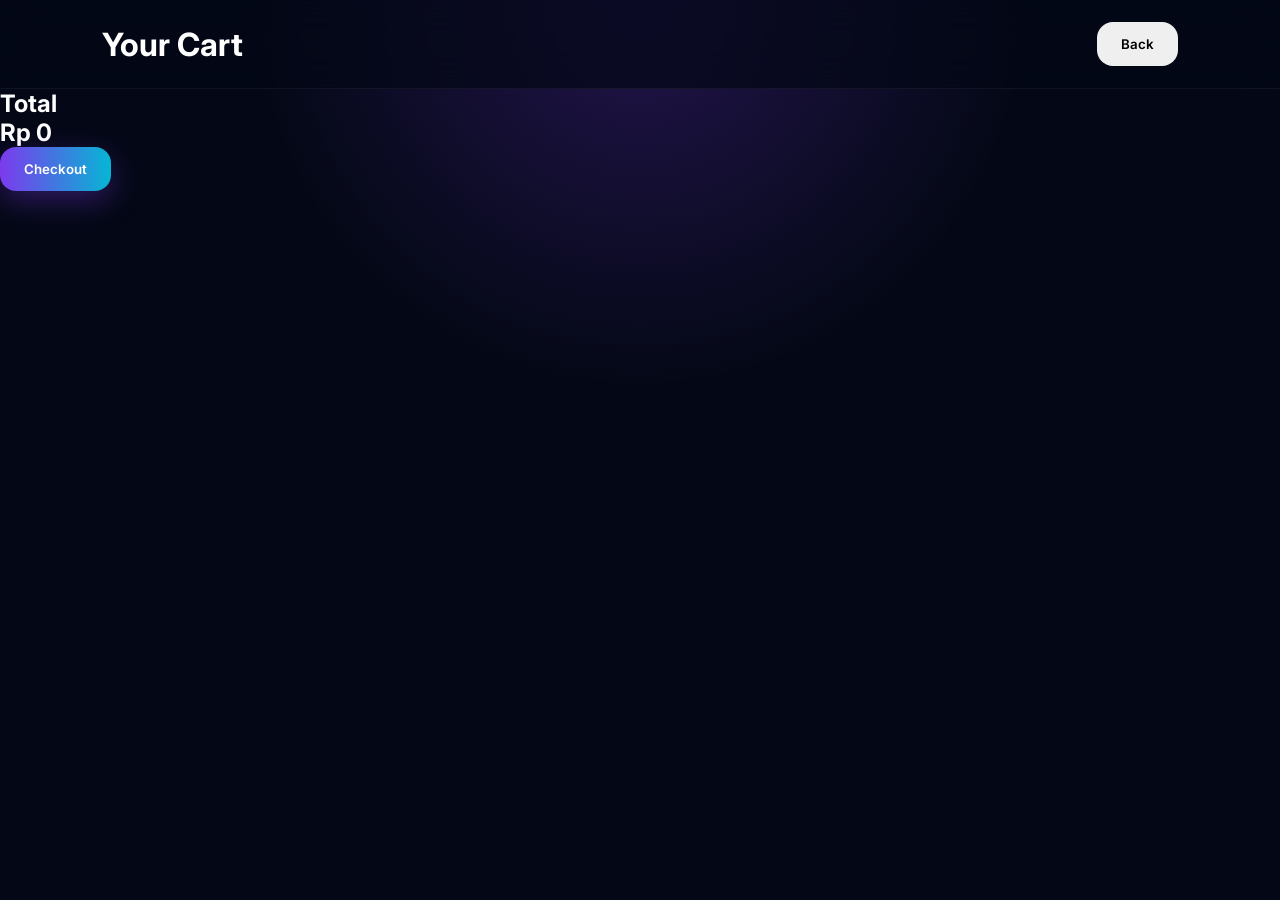
<file: cart.html>
<!DOCTYPE html>
<html lang="id">
<head>

  <meta charset="UTF-8">

  <meta name="viewport"
  content="width=device-width, initial-scale=1.0">

  <title>Cart</title>

  <link rel="stylesheet"
  href="style.css">
  <link
rel="stylesheet"
href="https://cdnjs.cloudflare.com/ajax/libs/font-awesome/6.5.2/css/all.min.css">

</head>
<body>



  <header class="navbar">

    <h1>Your Cart</h1>

    <a href="products.html">

      <button class="btn">

        Back

      </button>

    </a>

  </header>

  <section class="cart-container">

    <div id="cartItems"></div>

    <div class="checkout-box">

      <h2>Total</h2>

      <h1 id="cartTotal">

        Rp 0

      </h1>

      <button
      id="checkoutBtn"
      class="btn primary">

        Checkout

      </button>

    </div>

  </section>

  <script src="cart.js"></script>

</body>
</html>
</file>
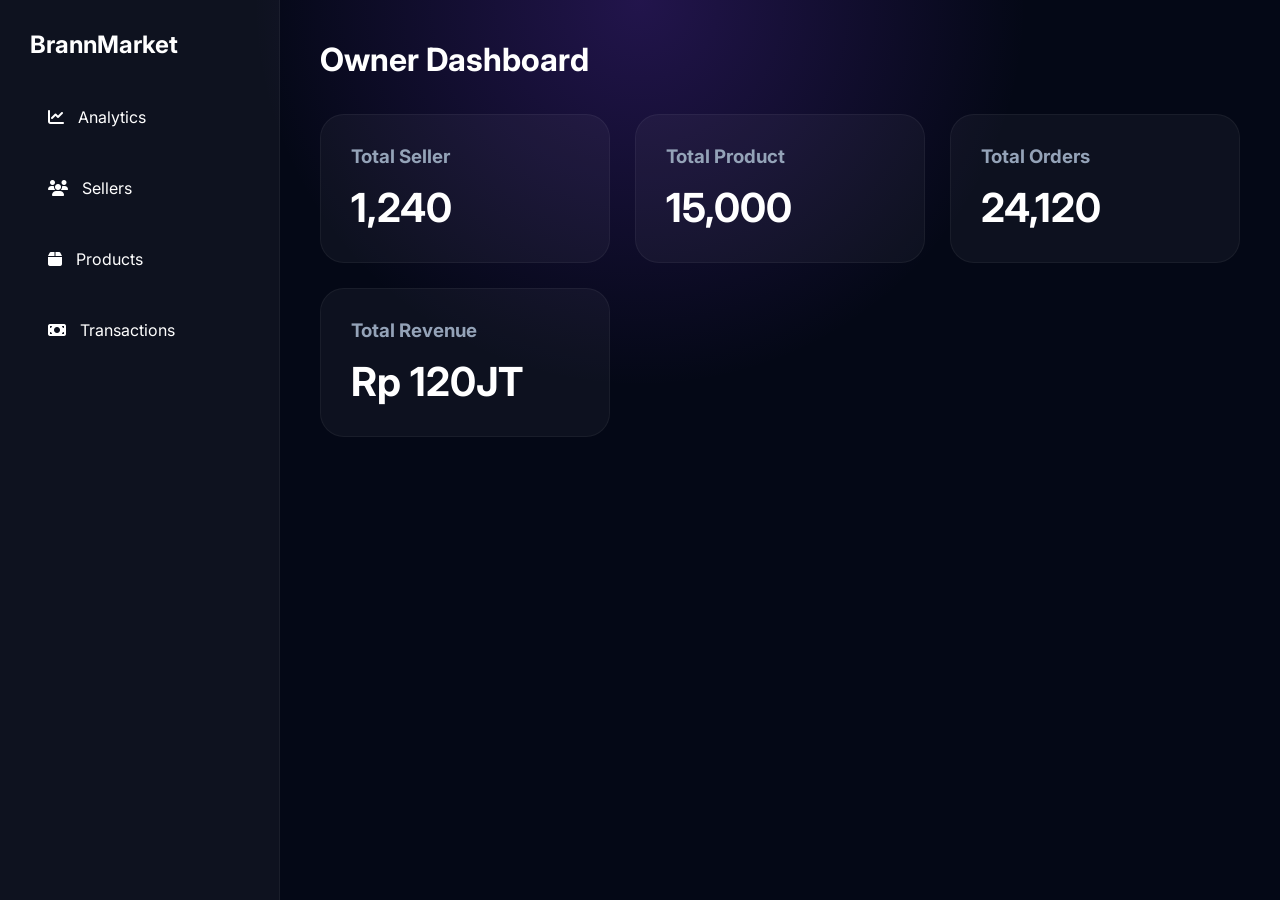
<file: owner-dashboard.html>
<!DOCTYPE html>
<html lang="id">
<head>

  <meta charset="UTF-8">

  <meta
  name="viewport"
  content="width=device-width, initial-scale=1.0">

  <title>Owner Dashboard</title>

  <link
  rel="stylesheet"
  href="style.css">

  <link
  rel="stylesheet"
  href="https://cdnjs.cloudflare.com/ajax/libs/font-awesome/6.5.2/css/all.min.css">

</head>
<body>

  

  <div class="dashboard-layout">

    <aside class="sidebar">

      <h2>
        BrannMarket
      </h2>

      <div class="sidebar-menu">

        <a href="#">
          <i class="fa-solid fa-chart-line"></i>
          Analytics
        </a>

        <a href="#">
          <i class="fa-solid fa-users"></i>
          Sellers
        </a>

        <a href="#">
          <i class="fa-solid fa-box"></i>
          Products
        </a>

        <a href="#">
          <i class="fa-solid fa-money-bill"></i>
          Transactions
        </a>

      </div>

    </aside>


    <main class="dashboard-main">

      <div class="dashboard-top">

        <h1>
          Owner Dashboard
        </h1>

      </div>

      <div class="analytics-grid">

        <div class="analytics-card">

          <h3>Total Seller</h3>

          <h1>1,240</h1>

        </div>

        <div class="analytics-card">

          <h3>Total Product</h3>

          <h1>15,000</h1>

        </div>

        <div class="analytics-card">

          <h3>Total Orders</h3>

          <h1>24,120</h1>

        </div>

        <div class="analytics-card">

          <h3>Total Revenue</h3>

          <h1>Rp 120JT</h1>

        </div>

      </div>

    </main>

  </div>

</body>
</html>
</file>
<file: style.css>
@import url('https://fonts.googleapis.com/css2?family=Inter:wght@400;500;600;700;800&display=swap');

*{
  margin:0;
  padding:0;
  box-sizing:border-box;
  font-family:'Inter',sans-serif;
}

:root{
  --bg:#040816;
  --card:#0f172a;
  --border:#1e293b;
  --text:#ffffff;
  --muted:#94a3b8;
  --primary:#7c3aed;
  --secondary:#06b6d4;
}

body{
  background:
  radial-gradient(
    circle at top,
    rgba(124,58,237,0.25),
    transparent 35%
  ),
  #040816;

  color:white;

  min-height:100vh;
}


/* TOPBAR */

.topbar{
  display:flex;
  justify-content:space-between;
  align-items:center;

  padding:12px 8%;

  background:
  rgba(255,255,255,0.03);

  border-bottom:
  1px solid rgba(255,255,255,0.05);
}

.topbar p{
  color:#cbd5e1;
}

.topbar button{
  border:none;
  padding:10px 18px;
  border-radius:12px;
  background:#111827;
  color:white;
  cursor:pointer;
}


/* NAVBAR */

.navbar{
  position:sticky;
  top:0;
  z-index:999;

  display:flex;
  justify-content:space-between;
  align-items:center;

  padding:22px 8%;

  background:
  rgba(4,8,22,0.7);

  backdrop-filter:blur(18px);

  border-bottom:
  1px solid rgba(255,255,255,0.05);
}

.logo{
  display:flex;
  align-items:center;
  gap:12px;

  font-size:30px;
  font-weight:800;
}

.logo i{
  color:#7c3aed;
}

.logo span{
  background:
  linear-gradient(
    90deg,
    #7c3aed,
    #06b6d4
  );

  -webkit-background-clip:text;
  -webkit-text-fill-color:transparent;
}

nav{
  display:flex;
  gap:28px;
}

nav a{
  color:#cbd5e1;
  text-decoration:none;
  transition:0.3s;
  font-weight:500;
}

nav a:hover,
nav .active{
  color:white;
}

.nav-right{
  display:flex;
  align-items:center;
  gap:12px;
}


/* BUTTON */

.btn{
  border:none;
  padding:14px 24px;
  border-radius:16px;
  cursor:pointer;
  transition:0.3s;
  font-weight:600;
}

.btn:hover{
  transform:translateY(-3px);
}

.primary{
  background:
  linear-gradient(
    90deg,
    #7c3aed,
    #06b6d4
  );

  color:white;

  box-shadow:
  0 10px 30px
  rgba(124,58,237,0.35);
}

.outline{
  background:transparent;

  border:
  1px solid rgba(255,255,255,0.08);

  color:white;
}

.big-btn{
  padding:18px 28px;
}

.full-btn{
  width:100%;
}

.icon-btn{
  width:48px;
  height:48px;

  border:none;

  border-radius:14px;

  background:
  rgba(255,255,255,0.05);

  color:white;

  cursor:pointer;
}


/* HERO */

.hero{
  padding:100px 8%;

  display:grid;

  grid-template-columns:
  repeat(auto-fit,minmax(320px,1fr));

  align-items:center;

  gap:70px;
}

.badge{
  display:inline-flex;
  align-items:center;
  gap:10px;

  padding:12px 18px;

  border-radius:999px;

  background:
  rgba(124,58,237,0.15);

  color:#c4b5fd;

  margin-bottom:25px;
}

.hero-left h1{
  font-size:78px;
  line-height:1;
  margin-bottom:25px;
}

.gradient-text{
  background:
  linear-gradient(
    90deg,
    #7c3aed,
    #06b6d4
  );

  -webkit-background-clip:text;
  -webkit-text-fill-color:transparent;
}

.hero-left p{
  color:#94a3b8;
  line-height:1.9;
  margin-bottom:35px;
}

.hero-buttons{
  display:flex;
  gap:15px;
  flex-wrap:wrap;
}

.hero-users{
  display:flex;
  align-items:center;
  gap:15px;

  margin-top:35px;
}

.hero-users img{
  width:45px;
  height:45px;
  border-radius:50%;
  border:2px solid #0f172a;
}

.hero-users p{
  margin:0;
  font-size:14px;
}


/* HERO CARD */

.hero-grid{
  display:grid;
  grid-template-columns:
  repeat(2,1fr);

  gap:20px;
}

.hero-card{
  padding:35px;

  border-radius:28px;

  background:
  rgba(255,255,255,0.04);

  border:
  1px solid rgba(255,255,255,0.05);

  backdrop-filter:blur(12px);

  transition:0.3s;
}

.hero-card:hover{
  transform:translateY(-6px);
}

.hero-card i{
  font-size:28px;
  margin-bottom:18px;
  color:#7c3aed;
}

.hero-card h2{
  font-size:40px;
  margin-bottom:10px;
}

.hero-card p{
  color:#94a3b8;
}


/* FEATURES */

.features{
  padding:0 8% 100px;

  display:grid;

  grid-template-columns:
  repeat(auto-fit,minmax(250px,1fr));

  gap:25px;
}

.feature-card{
  display:flex;
  gap:20px;

  padding:28px;

  border-radius:24px;

  background:
  rgba(255,255,255,0.04);

  border:
  1px solid rgba(255,255,255,0.05);
}

.feature-card i{
  width:55px;
  height:55px;

  display:flex;
  justify-content:center;
  align-items:center;

  border-radius:18px;

  background:
  rgba(124,58,237,0.15);

  color:#7c3aed;

  font-size:22px;
}

.feature-card p{
  color:#94a3b8;
  margin-top:8px;
}


/* PRODUCTS */

.products{
  padding:0 8% 100px;
}

.section-header{
  display:flex;
  justify-content:space-between;
  align-items:center;

  margin-bottom:40px;
}

.section-header h1{
  font-size:48px;
}

.product-grid{
  display:grid;

  grid-template-columns:
  repeat(auto-fit,minmax(280px,1fr));

  gap:30px;
}

.product-card{
  overflow:hidden;

  border-radius:28px;

  background:
  rgba(255,255,255,0.04);

  border:
  1px solid rgba(255,255,255,0.05);

  transition:0.4s;
}

.product-card:hover{
  transform:translateY(-8px);
}

.product-card img{
  width:100%;
  height:300px;
  object-fit:cover;
}

.product-content{
  padding:25px;
}

.category{
  display:inline-block;

  padding:8px 14px;

  border-radius:999px;

  background:
  rgba(124,58,237,0.15);

  color:#c4b5fd;

  margin-bottom:18px;
}

.product-content h3{
  font-size:24px;
  margin-bottom:15px;
}

.price{
  font-size:28px;
  font-weight:700;
  margin-bottom:20px;
}


/* FOOTER */

footer{
  padding:70px 8%;

  text-align:center;

  border-top:
  1px solid rgba(255,255,255,0.05);
}

footer h2{
  font-size:36px;
  margin-bottom:15px;
}

footer p{
  color:#94a3b8;
}


/* LIGHT MODE */

.light-mode{
  background:#f5f7fb;
  color:black;
}


/* MOBILE */

@media(max-width:900px){

  nav{
    display:none;
  }

  .hero-left h1{
    font-size:55px;
  }

  .hero-grid{
    grid-template-columns:1fr;
  }

  .section-header{
    flex-direction:column;
    align-items:flex-start;
    gap:20px;
  }

}

@media(max-width:600px){

  .navbar{
    padding:18px 5%;
  }

  .hero{
    padding:70px 5%;
  }

  .features{
    padding:0 5% 70px;
  }

  .products{
    padding:0 5% 70px;
  }

  .hero-left h1{
    font-size:45px;
  }

  .section-header h1{
    font-size:35px;
  }

  .hero-buttons{
    flex-direction:column;
  }

  .btn{
    width:100%;
  }

}
.search-section{
  padding:0 8% 40px;
}

.search-box{
  display:flex;
  align-items:center;

  gap:15px;

  background:
  rgba(255,255,255,0.05);

  padding:18px 22px;

  border-radius:20px;

  border:
  1px solid rgba(255,255,255,0.06);
}

.search-box input{
  width:100%;

  background:none;

  border:none;

  outline:none;

  color:white;

  font-size:16px;
}

.dashboard-layout{
  display:grid;

  grid-template-columns:
  280px 1fr;

  min-height:100vh;
}

.sidebar{
  padding:30px;

  background:
  rgba(255,255,255,0.04);

  border-right:
  1px solid rgba(255,255,255,0.05);
}

.sidebar-menu{
  margin-top:30px;

  display:flex;

  flex-direction:column;

  gap:15px;
}

.sidebar-menu a{
  display:flex;
  align-items:center;
  gap:14px;

  padding:18px;

  border-radius:16px;

  color:white;

  text-decoration:none;

  transition:0.3s;
}

.sidebar-menu a:hover{
  background:
  rgba(255,255,255,0.05);
}

.dashboard-main{
  padding:40px;
}

.analytics-grid{
  margin-top:35px;

  display:grid;

  grid-template-columns:
  repeat(auto-fit,minmax(240px,1fr));

  gap:25px;
}

.analytics-card{
  padding:30px;

  border-radius:24px;

  background:
  rgba(255,255,255,0.04);

  border:
  1px solid rgba(255,255,255,0.05);
}

.analytics-card h3{
  color:#94a3b8;
  margin-bottom:15px;
}

.analytics-card h1{
  font-size:40px;
}
.notification{
  position:fixed;

  right:20px;
  top:20px;

  background:
  linear-gradient(
    90deg,
    #7c3aed,
    #06b6d4
  );

  padding:18px 24px;

  border-radius:18px;

  color:white;

  z-index:9999;

  animation:
  slideNotif 0.3s ease;
}

@keyframes slideNotif{

  from{
    opacity:0;
    transform:
    translateX(100px);
  }

  to{
    opacity:1;
    transform:
    translateX(0);
  }

}
/* PROFILE */

.profile-container{
  min-height:100vh;

  display:flex;
  justify-content:center;
  align-items:center;

  padding:40px;
}

.profile-card{
  width:100%;
  max-width:450px;

  overflow:hidden;

  border-radius:30px;

  background:
  rgba(255,255,255,0.04);

  border:
  1px solid rgba(255,255,255,0.06);

  backdrop-filter:blur(14px);
}

.profile-banner{
  height:180px;

  background:
  linear-gradient(
    90deg,
    #7c3aed,
    #06b6d4
  );
}

.profile-content{
  padding:30px;

  text-align:center;

  margin-top:-70px;
}

.profile-avatar{
  width:130px;
  height:130px;

  border-radius:50%;

  border:5px solid #0f172a;

  object-fit:cover;
}

.seller-badge{
  display:inline-block;

  margin-top:12px;

  padding:10px 18px;

  border-radius:999px;

  background:
  rgba(124,58,237,0.15);

  color:#c4b5fd;
}

.profile-stats{
  display:grid;

  grid-template-columns:
  repeat(3,1fr);

  gap:20px;

  margin:35px 0;
}

.profile-stats h2{
  font-size:30px;
}

.profile-stats p{
  color:#94a3b8;
}

.payment-box{
  padding:25px;

  border-radius:24px;

  background:
  rgba(255,255,255,0.04);

  margin-bottom:25px;
}

.payment-item{
  display:flex;
  align-items:center;
  gap:12px;

  margin-top:15px;

  color:#cbd5e1;
}
/* LOADER */

#loader{
  position:fixed;

  inset:0;

  background:#040816;

  display:flex;
  justify-content:center;
  align-items:center;

  z-index:99999;

  transition:0.25s;
}

.spinner{
  width:65px;
  height:65px;

  border-radius:50%;

  border:
  5px solid rgba(255,255,255,0.1);

  border-top:
  5px solid #7c3aed;

  animation:
  spin 1s linear infinite;
}

@keyframes spin{

  to{
    transform:
    rotate(360deg);
  }

}

/* REVIEWS */

.reviews{
  padding:0 8% 100px;
}

.review-grid{
  display:grid;

  grid-template-columns:
  repeat(auto-fit,minmax(320px,1fr));

  gap:25px;
}

.review-card{
  padding:30px;

  border-radius:28px;

  background:
  rgba(255,255,255,0.04);

  border:
  1px solid rgba(255,255,255,0.05);
}

.review-top{
  display:flex;
  align-items:center;

  gap:15px;

  margin-bottom:20px;
}

.review-top img{
  width:60px;
  height:60px;

  border-radius:50%;
}
</file>
